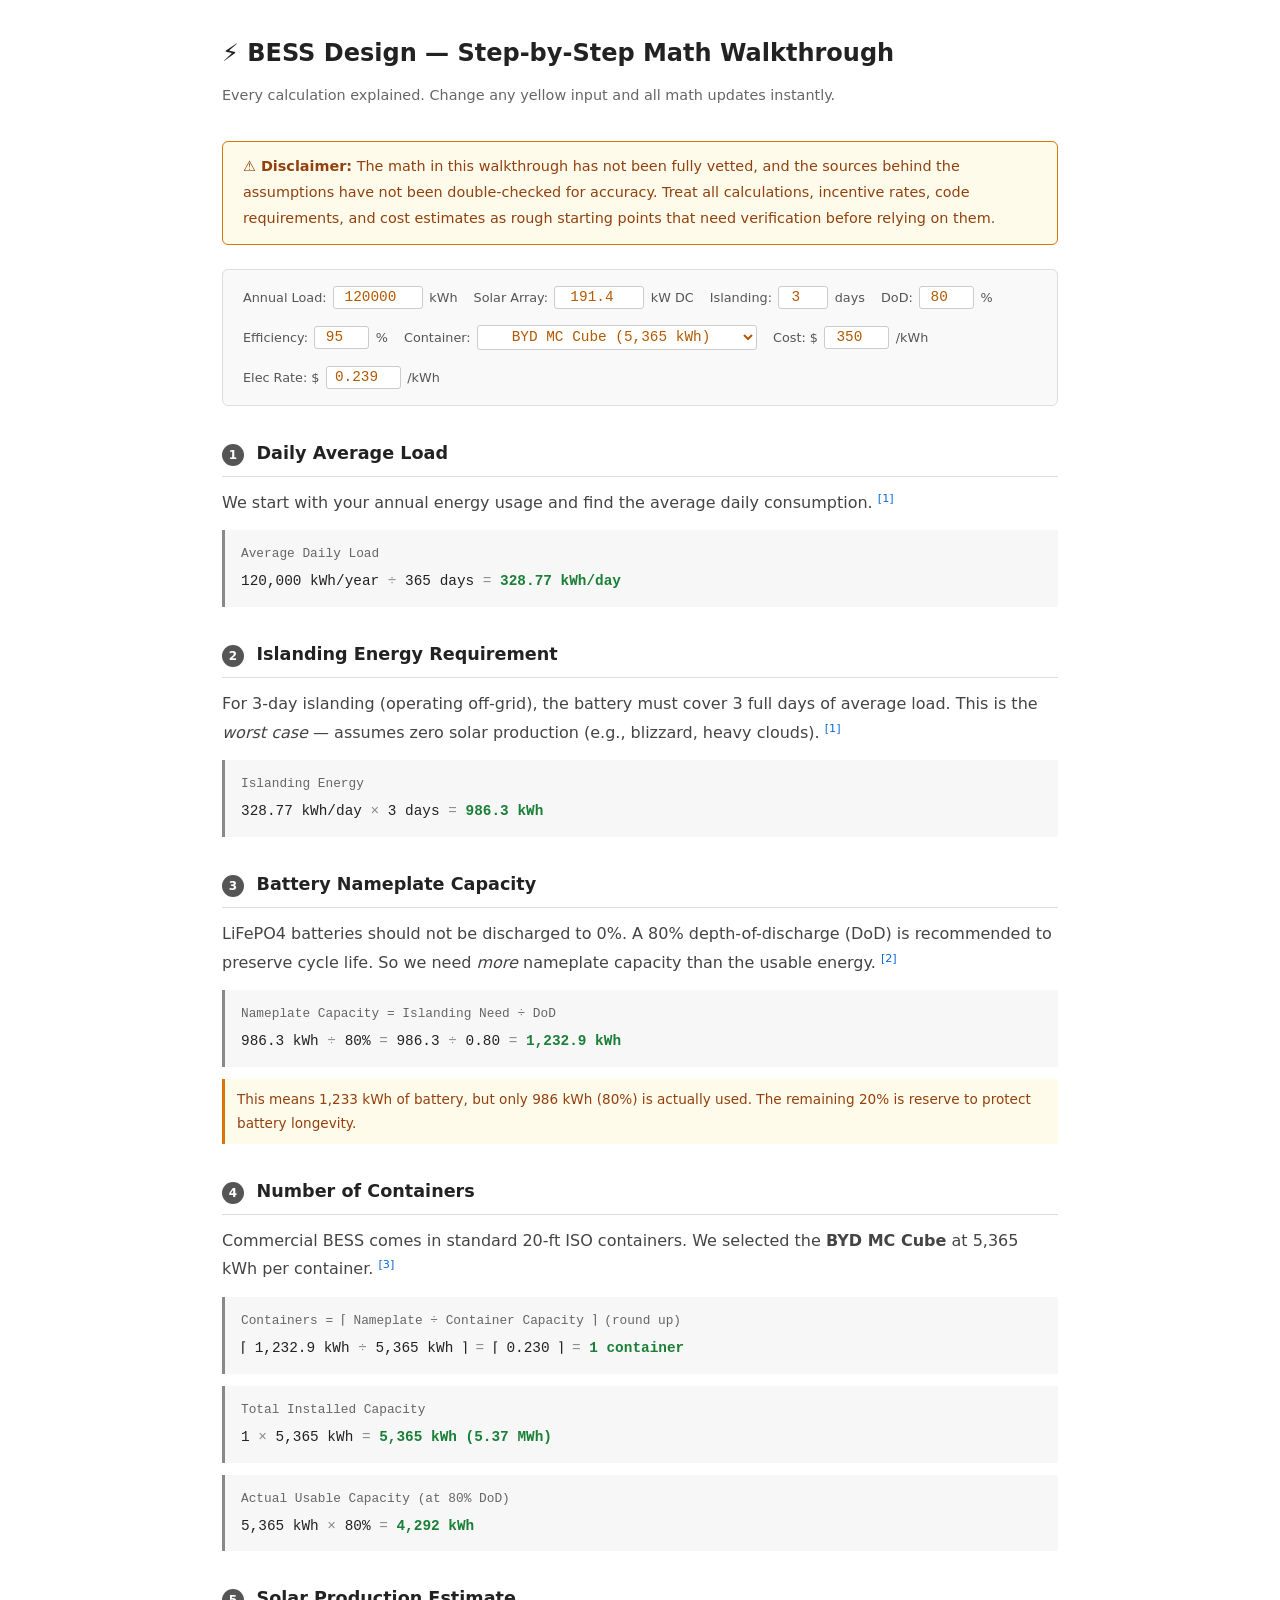
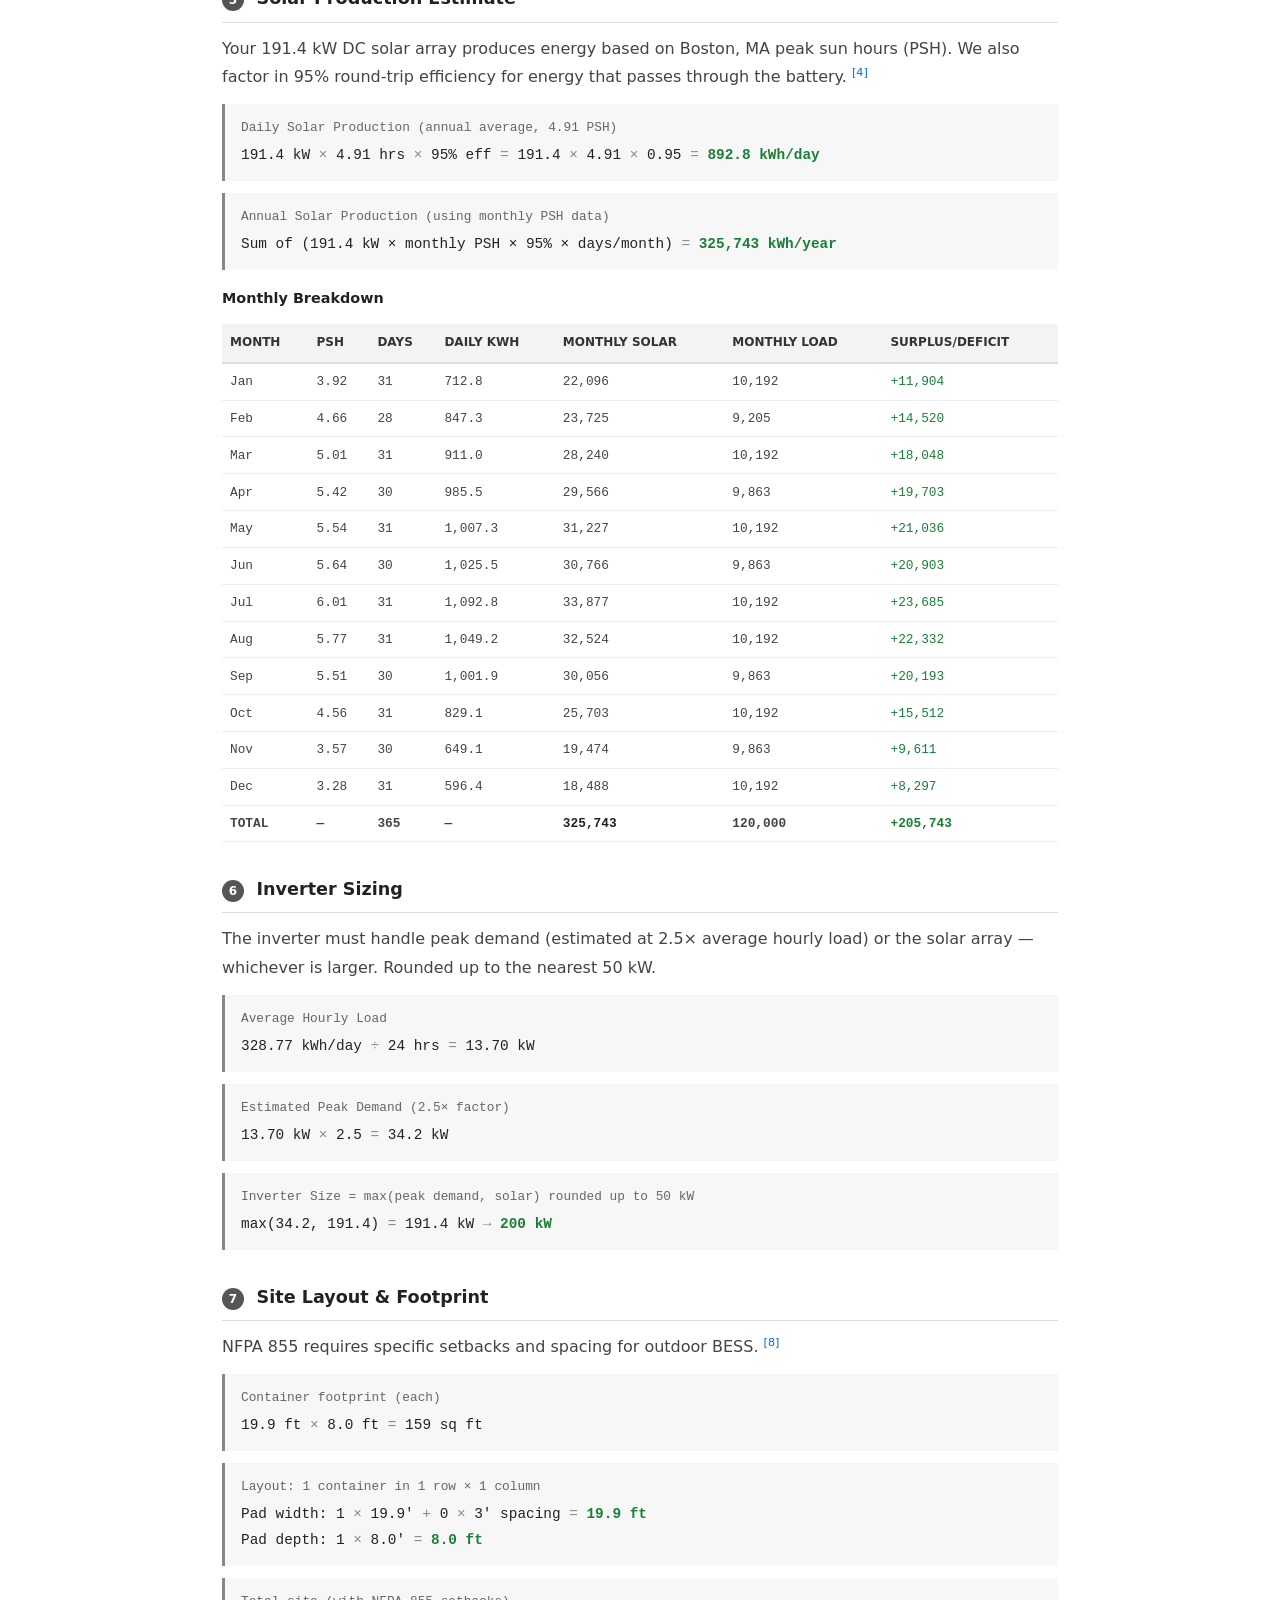
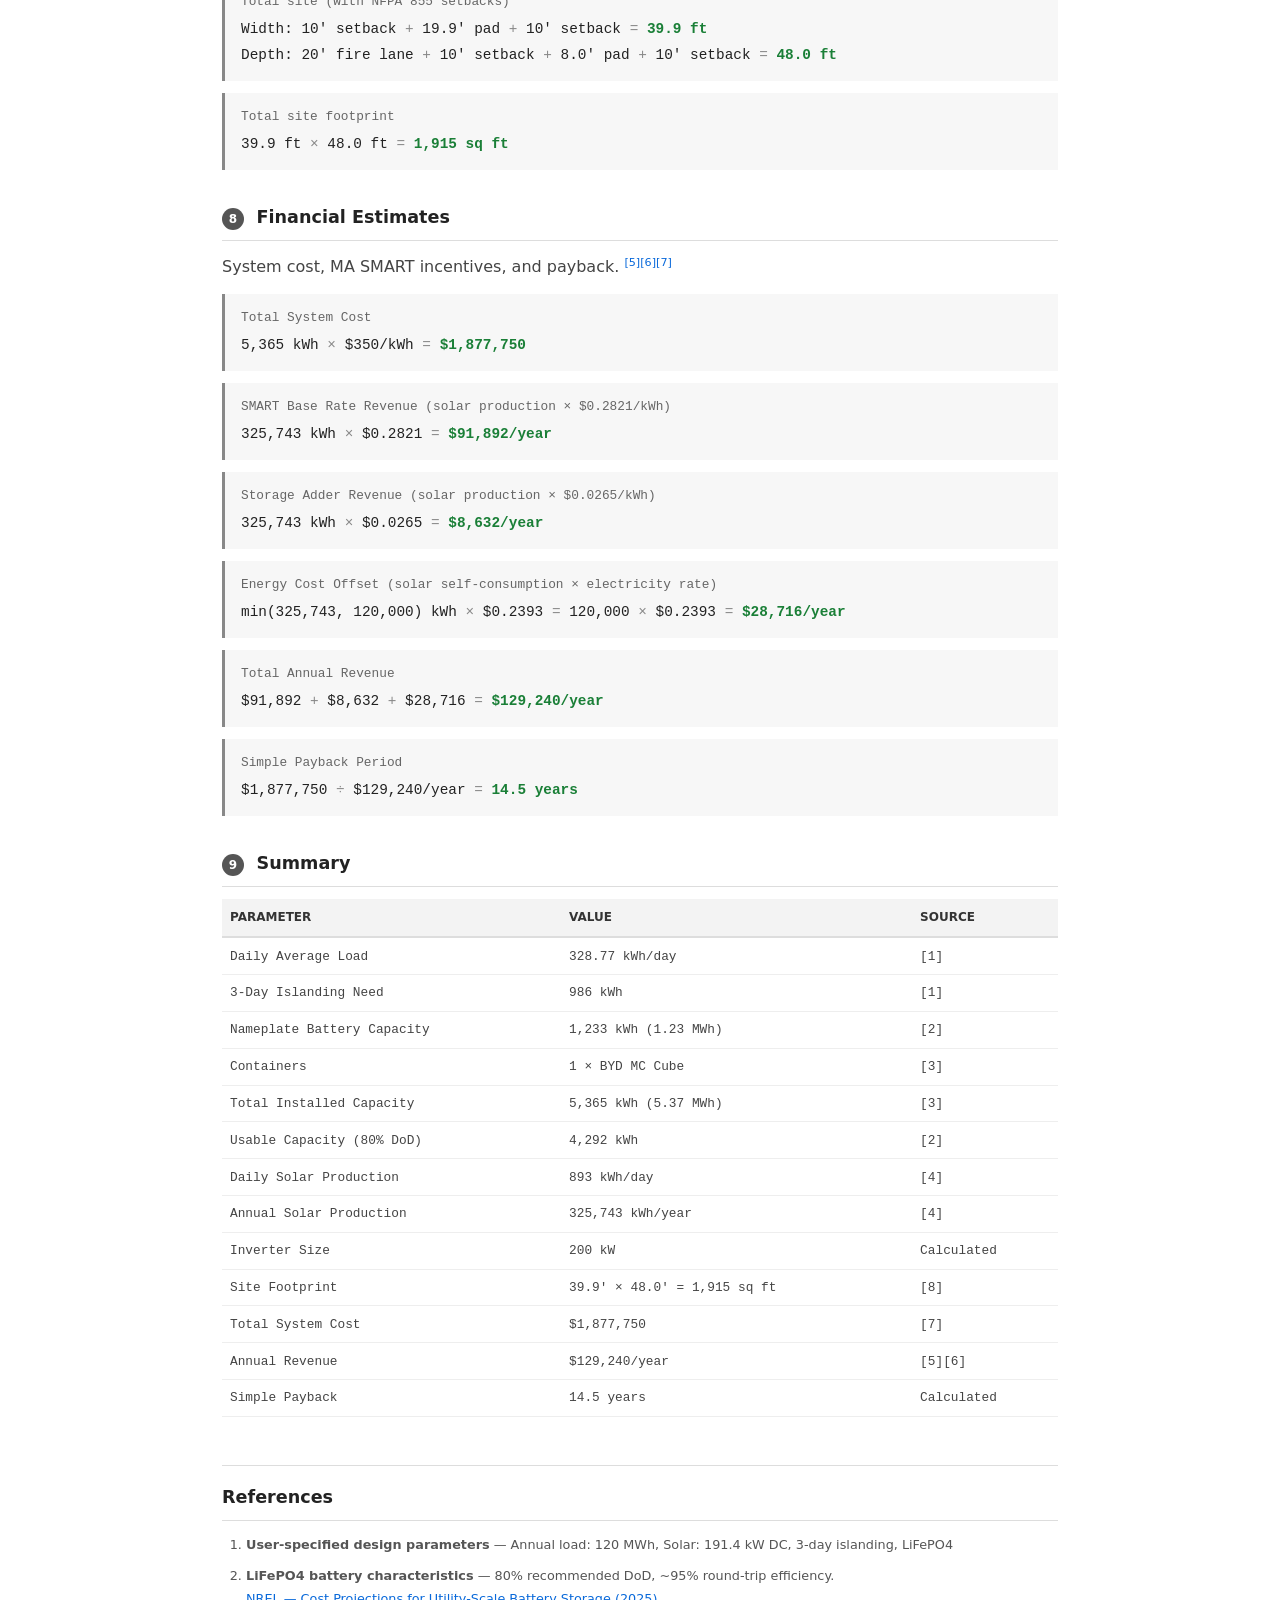
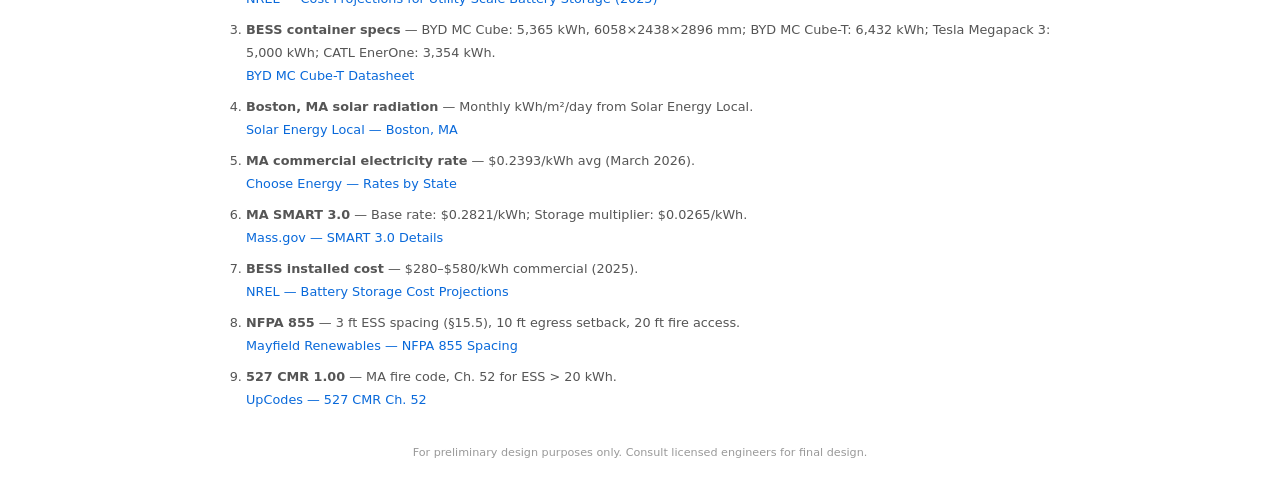
<file: walkthrough.html>
<!DOCTYPE html>
<html lang="en">
<head>
    <meta charset="UTF-8">
    <meta name="viewport" content="width=device-width, initial-scale=1.0">
    <title>BESS Design — Step-by-Step Walkthrough</title>
    <style>
        * { margin: 0; padding: 0; box-sizing: border-box; }
        body {
            font-family: 'Segoe UI', system-ui, sans-serif;
            background: #fff;
            color: #222;
            line-height: 1.8;
            padding: 2rem;
            max-width: 900px;
            margin: 0 auto;
        }
        h1 { font-size: 1.5rem; margin-bottom: 0.5rem; }
        h2 {
            font-size: 1.1rem;
            margin: 2rem 0 0.75rem;
            padding-bottom: 0.4rem;
            border-bottom: 1px solid #ddd;
        }
        h3 { font-size: 0.95rem; color: #555; margin-top: 1rem; }
        .subtitle { color: #666; font-size: 0.9rem; margin-bottom: 2rem; }
        p { margin-bottom: 0.75rem; color: #444; }
        .math {
            background: #f7f7f7;
            border-left: 3px solid #888;
            padding: 0.75rem 1rem;
            margin: 0.75rem 0;
            font-family: 'JetBrains Mono', 'Fira Code', monospace;
            font-size: 0.9rem;
            color: #222;
            overflow-x: auto;
        }
        .math .label { color: #666; font-size: 0.8rem; display: block; margin-bottom: 0.25rem; }
        .math .result { color: #1a7f37; font-weight: 700; }
        .math .op { color: #888; }
        .ref {
            font-size: 0.7rem;
            color: #0969da;
            vertical-align: super;
            cursor: help;
        }
        .input-inline {
            background: #fff;
            border: 1px solid #ccc;
            border-radius: 3px;
            padding: 0.15rem 0.5rem;
            color: #b35900;
            font-family: 'JetBrains Mono', monospace;
            font-size: 0.9rem;
            width: 90px;
            text-align: center;
        }
        .input-inline:focus { outline: none; border-color: #888; }
        select.input-inline { width: auto; }
        .inputs-bar {
            background: #f9f9f9;
            border: 1px solid #ddd;
            border-radius: 6px;
            padding: 1rem 1.25rem;
            margin-bottom: 2rem;
            display: flex;
            flex-wrap: wrap;
            gap: 1rem;
            align-items: center;
        }
        .inputs-bar label {
            font-size: 0.8rem;
            color: #555;
            display: flex;
            align-items: center;
            gap: 0.4rem;
        }
        .step-num {
            display: inline-block;
            background: #555;
            color: #fff;
            font-weight: 700;
            font-size: 0.75rem;
            width: 22px; height: 22px;
            line-height: 22px;
            text-align: center;
            border-radius: 50%;
            margin-right: 0.4rem;
        }
        .note {
            background: #fffbeb;
            border-left: 3px solid #d97706;
            padding: 0.5rem 0.75rem;
            margin: 0.5rem 0;
            font-size: 0.85rem;
            color: #92400e;
        }
        table {
            width: 100%;
            border-collapse: collapse;
            margin: 0.75rem 0;
            font-size: 0.85rem;
        }
        th {
            background: #f3f3f3;
            color: #333;
            padding: 0.5rem;
            text-align: left;
            border-bottom: 2px solid #ddd;
            font-size: 0.75rem;
            text-transform: uppercase;
        }
        td {
            padding: 0.4rem 0.5rem;
            border-bottom: 1px solid #eee;
            color: #444;
            font-family: 'JetBrains Mono', monospace;
            font-size: 0.8rem;
        }
        td.pos { color: #1a7f37; }
        td.neg { color: #cf222e; }
        .refs {
            margin-top: 3rem;
            padding-top: 1rem;
            border-top: 1px solid #ddd;
        }
        .refs h2 { margin-top: 0; }
        .refs ol { padding-left: 1.5rem; }
        .refs li { font-size: 0.8rem; color: #555; margin-bottom: 0.5rem; }
        .refs a { color: #0969da; text-decoration: none; }
        .refs a:hover { text-decoration: underline; }
        footer { text-align: center; color: #999; font-size: 0.7rem; margin-top: 2rem; }
    </style>
</head>
<body>

<h1>&#9889; BESS Design — Step-by-Step Math Walkthrough</h1>
<p class="subtitle">Every calculation explained. Change any yellow input and all math updates instantly.</p>

<div style="background:#fffbeb; border:1px solid #d97706; border-radius:6px; padding:0.75rem 1.25rem; margin-bottom:1.5rem; font-size:0.9rem; color:#92400e;">
    <strong>&#9888; Disclaimer:</strong> The math in this walkthrough has not been fully vetted, and the sources behind the assumptions have not been double-checked for accuracy. Treat all calculations, incentive rates, code requirements, and cost estimates as rough starting points that need verification before relying on them.
</div>

<div class="inputs-bar">
    <label>Annual Load: <input type="number" class="input-inline" id="inLoad" value="120000" min="1000" step="1000"> kWh</label>
    <label>Solar Array: <input type="number" class="input-inline" id="inSolar" value="191.4" min="1" step="0.1"> kW DC</label>
    <label>Islanding: <input type="number" class="input-inline" id="inDays" value="3" min="1" max="14" style="width:50px"> days</label>
    <label>DoD: <input type="number" class="input-inline" id="inDoD" value="80" min="50" max="100" style="width:55px">%</label>
    <label>Efficiency: <input type="number" class="input-inline" id="inRTE" value="95" min="70" max="99" style="width:55px">%</label>
    <label>Container:
        <select class="input-inline" id="inContainer">
            <option value="5365">BYD MC Cube (5,365 kWh)</option>
            <option value="6432">BYD MC Cube-T (6,432 kWh)</option>
            <option value="5000">Tesla Megapack 3 (5,000 kWh)</option>
            <option value="3354">CATL EnerOne (3,354 kWh)</option>
        </select>
    </label>
    <label>Cost: $<input type="number" class="input-inline" id="inCost" value="350" min="50" step="10" style="width:65px">/kWh</label>
    <label>Elec Rate: $<input type="number" class="input-inline" id="inElec" value="0.2393" min="0.01" step="0.01" style="width:75px">/kWh</label>
</div>

<div id="walkthrough"></div>

<div class="refs">
    <h2>References</h2>
    <ol>
        <li><strong>User-specified design parameters</strong> — Annual load: 120 MWh, Solar: 191.4 kW DC, 3-day islanding, LiFePO4</li>
        <li><strong>LiFePO4 battery characteristics</strong> — 80% recommended DoD, ~95% round-trip efficiency.
            <br><a href="https://www.nrel.gov/docs/fy25osti/93281.pdf" target="_blank">NREL — Cost Projections for Utility-Scale Battery Storage (2025)</a></li>
        <li><strong>BESS container specs</strong> — BYD MC Cube: 5,365 kWh, 6058×2438×2896 mm; BYD MC Cube-T: 6,432 kWh; Tesla Megapack 3: 5,000 kWh; CATL EnerOne: 3,354 kWh.
            <br><a href="https://www.bydenergy.com/en/productDetails/Utility-Scale/MC_Cube-T_BESS" target="_blank">BYD MC Cube-T Datasheet</a></li>
        <li><strong>Boston, MA solar radiation</strong> — Monthly kWh/m²/day from Solar Energy Local.
            <br><a href="https://www.solarenergylocal.com/states/massachusetts/boston/" target="_blank">Solar Energy Local — Boston, MA</a></li>
        <li><strong>MA commercial electricity rate</strong> — $0.2393/kWh avg (March 2026).
            <br><a href="https://www.chooseenergy.com/electricity-rates-by-state/" target="_blank">Choose Energy — Rates by State</a></li>
        <li><strong>MA SMART 3.0</strong> — Base rate: $0.2821/kWh; Storage multiplier: $0.0265/kWh.
            <br><a href="https://www.mass.gov/info-details/smart-30-program-details" target="_blank">Mass.gov — SMART 3.0 Details</a></li>
        <li><strong>BESS installed cost</strong> — $280–$580/kWh commercial (2025).
            <br><a href="https://www.nrel.gov/docs/fy25osti/93281.pdf" target="_blank">NREL — Battery Storage Cost Projections</a></li>
        <li><strong>NFPA 855</strong> — 3 ft ESS spacing (§15.5), 10 ft egress setback, 20 ft fire access.
            <br><a href="https://www.mayfield.energy/technical-articles/code-corner-nfpa-855-ess-unit-spacing-limitations/" target="_blank">Mayfield Renewables — NFPA 855 Spacing</a></li>
        <li><strong>527 CMR 1.00</strong> — MA fire code, Ch. 52 for ESS &gt; 20 kWh.
            <br><a href="https://up.codes/viewer/massachusetts/nfpa-1-2015/chapter/52/stationary-storage-battery-systems" target="_blank">UpCodes — 527 CMR Ch. 52</a></li>
    </ol>
</div>

<footer>For preliminary design purposes only. Consult licensed engineers for final design.</footer>

<script>
// Monthly solar data for Boston, MA [Ref 4]
const SOLAR = {
    labels: ['Jan','Feb','Mar','Apr','May','Jun','Jul','Aug','Sep','Oct','Nov','Dec'],
    radiation: [3.92, 4.66, 5.01, 5.42, 5.54, 5.64, 6.01, 5.77, 5.51, 4.56, 3.57, 3.28],
    days: [31, 28, 31, 30, 31, 30, 31, 31, 30, 31, 30, 31]
};

const CONTAINERS = {
    5365: { name:'BYD MC Cube', kWh:5365, lM:6.06, wM:2.44 },
    6432: { name:'BYD MC Cube-T', kWh:6432, lM:6.06, wM:2.44 },
    5000: { name:'Tesla Megapack 3', kWh:5000, lM:6.06, wM:2.44 },
    3354: { name:'CATL EnerOne', kWh:3354, lM:6.06, wM:2.44 }
};

const M2FT = 3.28084;
const f = (n, d=0) => Number(n).toLocaleString('en-US',{minimumFractionDigits:d,maximumFractionDigits:d});

function render() {
    const load = parseFloat(document.getElementById('inLoad').value) || 120000;
    const solar = parseFloat(document.getElementById('inSolar').value) || 191.4;
    const days = parseInt(document.getElementById('inDays').value) || 3;
    const dod = parseInt(document.getElementById('inDoD').value) || 80;
    const rte = parseInt(document.getElementById('inRTE').value) || 95;
    const cKey = document.getElementById('inContainer').value;
    const cost = parseFloat(document.getElementById('inCost').value) || 350;
    const elec = parseFloat(document.getElementById('inElec').value) || 0.2393;

    const c = CONTAINERS[cKey];

    // Calculations
    const dailyLoad = load / 365;
    const islandingNeed = dailyLoad * days;
    const nameplate = islandingNeed / (dod / 100);
    const containers = Math.ceil(nameplate / c.kWh);
    const totalCap = containers * c.kWh;
    const usable = totalCap * (dod / 100);
    const avgPSH = 4.91;
    const dailySolar = solar * avgPSH * (rte / 100);
    const annualSolar = SOLAR.radiation.reduce((sum, rad, i) => sum + solar * rad * (rte/100) * SOLAR.days[i], 0);
    const peakLoad = (dailyLoad / 24) * 2.5;
    const inverter = Math.ceil(Math.max(peakLoad, solar) / 50) * 50;
    const totalCost = totalCap * cost;
    const smartBase = annualSolar * 0.2821;
    const smartAdder = annualSolar * 0.0265;
    const selfConsumed = Math.min(annualSolar, load);
    const costOffset = selfConsumed * elec;
    const totalRevenue = smartBase + smartAdder + costOffset;
    const payback = totalCost / totalRevenue;

    // Site layout
    const cLft = c.lM * M2FT;
    const cWft = c.wM * M2FT;
    const rows = containers <= 3 ? 1 : 2;
    const cols = containers <= 3 ? containers : Math.ceil(containers / 2);
    const padW = cols * cLft + (cols-1) * 3;
    const padD = rows * cWft + (rows > 1 ? 3 : 0);
    const totalW = 10 + padW + 10;
    const totalD = 20 + 10 + padD + 10;

    // Monthly table
    let monthRows = '';
    SOLAR.labels.forEach((m, i) => {
        const mSolar = solar * SOLAR.radiation[i] * (rte/100) * SOLAR.days[i];
        const mLoad = dailyLoad * SOLAR.days[i];
        const surplus = mSolar - mLoad;
        const cls = surplus >= 0 ? 'pos' : 'neg';
        monthRows += `<tr>
            <td>${m}</td>
            <td>${SOLAR.radiation[i]}</td>
            <td>${SOLAR.days[i]}</td>
            <td>${f(solar * SOLAR.radiation[i] * (rte/100), 1)}</td>
            <td>${f(mSolar, 0)}</td>
            <td>${f(mLoad, 0)}</td>
            <td class="${cls}">${surplus >= 0 ? '+' : ''}${f(surplus, 0)}</td>
        </tr>`;
    });

    document.getElementById('walkthrough').innerHTML = `

<h2><span class="step-num">1</span> Daily Average Load</h2>
<p>We start with your annual energy usage and find the average daily consumption. <sup class="ref">[1]</sup></p>
<div class="math">
    <span class="label">Average Daily Load</span>
    ${f(load, 0)} kWh/year <span class="op">÷</span> 365 days <span class="op">=</span> <span class="result">${f(dailyLoad, 2)} kWh/day</span>
</div>

<h2><span class="step-num">2</span> Islanding Energy Requirement</h2>
<p>For ${days}-day islanding (operating off-grid), the battery must cover ${days} full days of average load. This is the <em>worst case</em> — assumes zero solar production (e.g., blizzard, heavy clouds). <sup class="ref">[1]</sup></p>
<div class="math">
    <span class="label">Islanding Energy</span>
    ${f(dailyLoad, 2)} kWh/day <span class="op">×</span> ${days} days <span class="op">=</span> <span class="result">${f(islandingNeed, 1)} kWh</span>
</div>

<h2><span class="step-num">3</span> Battery Nameplate Capacity</h2>
<p>LiFePO4 batteries should not be discharged to 0%. A ${dod}% depth-of-discharge (DoD) is recommended to preserve cycle life. So we need <em>more</em> nameplate capacity than the usable energy. <sup class="ref">[2]</sup></p>
<div class="math">
    <span class="label">Nameplate Capacity = Islanding Need ÷ DoD</span>
    ${f(islandingNeed, 1)} kWh <span class="op">÷</span> ${dod}% <span class="op">=</span> ${f(islandingNeed, 1)} <span class="op">÷</span> ${(dod/100).toFixed(2)} <span class="op">=</span> <span class="result">${f(nameplate, 1)} kWh</span>
</div>
<div class="note">This means ${f(nameplate, 0)} kWh of battery, but only ${f(islandingNeed, 0)} kWh (${dod}%) is actually used. The remaining ${100-dod}% is reserve to protect battery longevity.</div>

<h2><span class="step-num">4</span> Number of Containers</h2>
<p>Commercial BESS comes in standard 20-ft ISO containers. We selected the <strong>${c.name}</strong> at ${f(c.kWh, 0)} kWh per container. <sup class="ref">[3]</sup></p>
<div class="math">
    <span class="label">Containers = ⌈ Nameplate ÷ Container Capacity ⌉ (round up)</span>
    ⌈ ${f(nameplate, 1)} kWh <span class="op">÷</span> ${f(c.kWh, 0)} kWh ⌉ <span class="op">=</span> ⌈ ${(nameplate / c.kWh).toFixed(3)} ⌉ <span class="op">=</span> <span class="result">${containers} container${containers !== 1 ? 's' : ''}</span>
</div>
<div class="math">
    <span class="label">Total Installed Capacity</span>
    ${containers} <span class="op">×</span> ${f(c.kWh, 0)} kWh <span class="op">=</span> <span class="result">${f(totalCap, 0)} kWh (${f(totalCap/1000, 2)} MWh)</span>
</div>
<div class="math">
    <span class="label">Actual Usable Capacity (at ${dod}% DoD)</span>
    ${f(totalCap, 0)} kWh <span class="op">×</span> ${dod}% <span class="op">=</span> <span class="result">${f(usable, 0)} kWh</span>
</div>

<h2><span class="step-num">5</span> Solar Production Estimate</h2>
<p>Your ${f(solar, 1)} kW DC solar array produces energy based on Boston, MA peak sun hours (PSH). We also factor in ${rte}% round-trip efficiency for energy that passes through the battery. <sup class="ref">[4]</sup></p>
<div class="math">
    <span class="label">Daily Solar Production (annual average, ${avgPSH} PSH)</span>
    ${f(solar, 1)} kW <span class="op">×</span> ${avgPSH} hrs <span class="op">×</span> ${rte}% eff <span class="op">=</span> ${f(solar, 1)} <span class="op">×</span> ${avgPSH} <span class="op">×</span> ${(rte/100).toFixed(2)} <span class="op">=</span> <span class="result">${f(dailySolar, 1)} kWh/day</span>
</div>
<div class="math">
    <span class="label">Annual Solar Production (using monthly PSH data)</span>
    Sum of (${f(solar, 1)} kW × monthly PSH × ${rte}% × days/month) <span class="op">=</span> <span class="result">${f(annualSolar, 0)} kWh/year</span>
</div>

<h3 style="color:var(--text2); font-size:0.9rem; margin-top:1rem;">Monthly Breakdown</h3>
<table>
    <tr><th>Month</th><th>PSH</th><th>Days</th><th>Daily kWh</th><th>Monthly Solar</th><th>Monthly Load</th><th>Surplus/Deficit</th></tr>
    ${monthRows}
    <tr style="border-top:2px solid var(--border); font-weight:700;">
        <td>TOTAL</td><td>—</td><td>365</td><td>—</td>
        <td style="color:var(--amber)">${f(annualSolar, 0)}</td>
        <td>${f(load, 0)}</td>
        <td class="${annualSolar - load >= 0 ? 'pos' : 'neg'}">${annualSolar - load >= 0 ? '+' : ''}${f(annualSolar - load, 0)}</td>
    </tr>
</table>

<h2><span class="step-num">6</span> Inverter Sizing</h2>
<p>The inverter must handle peak demand (estimated at 2.5× average hourly load) or the solar array — whichever is larger. Rounded up to the nearest 50 kW.</p>
<div class="math">
    <span class="label">Average Hourly Load</span>
    ${f(dailyLoad, 2)} kWh/day <span class="op">÷</span> 24 hrs <span class="op">=</span> ${f(dailyLoad/24, 2)} kW
</div>
<div class="math">
    <span class="label">Estimated Peak Demand (2.5× factor)</span>
    ${f(dailyLoad/24, 2)} kW <span class="op">×</span> 2.5 <span class="op">=</span> ${f(peakLoad, 1)} kW
</div>
<div class="math">
    <span class="label">Inverter Size = max(peak demand, solar) rounded up to 50 kW</span>
    max(${f(peakLoad, 1)}, ${f(solar, 1)}) <span class="op">=</span> ${f(Math.max(peakLoad, solar), 1)} kW <span class="op">→</span> <span class="result">${f(inverter, 0)} kW</span>
</div>

<h2><span class="step-num">7</span> Site Layout & Footprint</h2>
<p>NFPA 855 requires specific setbacks and spacing for outdoor BESS. <sup class="ref">[8]</sup></p>
<div class="math">
    <span class="label">Container footprint (each)</span>
    ${f(cLft, 1)} ft <span class="op">×</span> ${f(cWft, 1)} ft <span class="op">=</span> ${f(cLft * cWft, 0)} sq ft
</div>
<div class="math">
    <span class="label">Layout: ${containers} container${containers!==1?'s':''} in ${rows} row${rows!==1?'s':''} × ${cols} column${cols!==1?'s':''}</span>
    Pad width: ${cols} <span class="op">×</span> ${f(cLft,1)}' <span class="op">+</span> ${cols-1} <span class="op">×</span> 3' spacing <span class="op">=</span> <span class="result">${f(padW, 1)} ft</span>
    <br>Pad depth: ${rows} <span class="op">×</span> ${f(cWft,1)}' ${rows > 1 ? `<span class="op">+</span> 3' spacing` : ''} <span class="op">=</span> <span class="result">${f(padD, 1)} ft</span>
</div>
<div class="math">
    <span class="label">Total site (with NFPA 855 setbacks)</span>
    Width: 10' setback <span class="op">+</span> ${f(padW, 1)}' pad <span class="op">+</span> 10' setback <span class="op">=</span> <span class="result">${f(totalW, 1)} ft</span>
    <br>Depth: 20' fire lane <span class="op">+</span> 10' setback <span class="op">+</span> ${f(padD, 1)}' pad <span class="op">+</span> 10' setback <span class="op">=</span> <span class="result">${f(totalD, 1)} ft</span>
</div>
<div class="math">
    <span class="label">Total site footprint</span>
    ${f(totalW, 1)} ft <span class="op">×</span> ${f(totalD, 1)} ft <span class="op">=</span> <span class="result">${f(totalW * totalD, 0)} sq ft</span>
</div>

<h2><span class="step-num">8</span> Financial Estimates</h2>
<p>System cost, MA SMART incentives, and payback. <sup class="ref">[5][6][7]</sup></p>
<div class="math">
    <span class="label">Total System Cost</span>
    ${f(totalCap, 0)} kWh <span class="op">×</span> $${f(cost, 0)}/kWh <span class="op">=</span> <span class="result">$${f(totalCost, 0)}</span>
</div>
<div class="math">
    <span class="label">SMART Base Rate Revenue (solar production × $0.2821/kWh)</span>
    ${f(annualSolar, 0)} kWh <span class="op">×</span> $0.2821 <span class="op">=</span> <span class="result">$${f(smartBase, 0)}/year</span>
</div>
<div class="math">
    <span class="label">Storage Adder Revenue (solar production × $0.0265/kWh)</span>
    ${f(annualSolar, 0)} kWh <span class="op">×</span> $0.0265 <span class="op">=</span> <span class="result">$${f(smartAdder, 0)}/year</span>
</div>
<div class="math">
    <span class="label">Energy Cost Offset (solar self-consumption × electricity rate)</span>
    min(${f(annualSolar, 0)}, ${f(load, 0)}) kWh <span class="op">×</span> $${elec.toFixed(4)} <span class="op">=</span> ${f(selfConsumed, 0)} <span class="op">×</span> $${elec.toFixed(4)} <span class="op">=</span> <span class="result">$${f(costOffset, 0)}/year</span>
</div>
<div class="math">
    <span class="label">Total Annual Revenue</span>
    $${f(smartBase, 0)} <span class="op">+</span> $${f(smartAdder, 0)} <span class="op">+</span> $${f(costOffset, 0)} <span class="op">=</span> <span class="result">$${f(totalRevenue, 0)}/year</span>
</div>
<div class="math">
    <span class="label">Simple Payback Period</span>
    $${f(totalCost, 0)} <span class="op">÷</span> $${f(totalRevenue, 0)}/year <span class="op">=</span> <span class="result">${f(payback, 1)} years</span>
</div>

<h2><span class="step-num">9</span> Summary</h2>
<table>
    <tr><th>Parameter</th><th>Value</th><th>Source</th></tr>
    <tr><td>Daily Average Load</td><td>${f(dailyLoad, 2)} kWh/day</td><td>[1]</td></tr>
    <tr><td>${days}-Day Islanding Need</td><td>${f(islandingNeed, 0)} kWh</td><td>[1]</td></tr>
    <tr><td>Nameplate Battery Capacity</td><td>${f(nameplate, 0)} kWh (${f(nameplate/1000, 2)} MWh)</td><td>[2]</td></tr>
    <tr><td>Containers</td><td>${containers} × ${c.name}</td><td>[3]</td></tr>
    <tr><td>Total Installed Capacity</td><td>${f(totalCap, 0)} kWh (${f(totalCap/1000, 2)} MWh)</td><td>[3]</td></tr>
    <tr><td>Usable Capacity (${dod}% DoD)</td><td>${f(usable, 0)} kWh</td><td>[2]</td></tr>
    <tr><td>Daily Solar Production</td><td>${f(dailySolar, 0)} kWh/day</td><td>[4]</td></tr>
    <tr><td>Annual Solar Production</td><td>${f(annualSolar, 0)} kWh/year</td><td>[4]</td></tr>
    <tr><td>Inverter Size</td><td>${f(inverter, 0)} kW</td><td>Calculated</td></tr>
    <tr><td>Site Footprint</td><td>${f(totalW, 1)}' × ${f(totalD, 1)}' = ${f(totalW * totalD, 0)} sq ft</td><td>[8]</td></tr>
    <tr><td>Total System Cost</td><td>$${f(totalCost, 0)}</td><td>[7]</td></tr>
    <tr><td>Annual Revenue</td><td>$${f(totalRevenue, 0)}/year</td><td>[5][6]</td></tr>
    <tr><td>Simple Payback</td><td>${f(payback, 1)} years</td><td>Calculated</td></tr>
</table>
`;
}

// Attach listeners
document.querySelectorAll('.input-inline').forEach(el => {
    el.addEventListener('input', render);
    el.addEventListener('change', render);
});

render();
</script>
</body>
</html>
</file>
